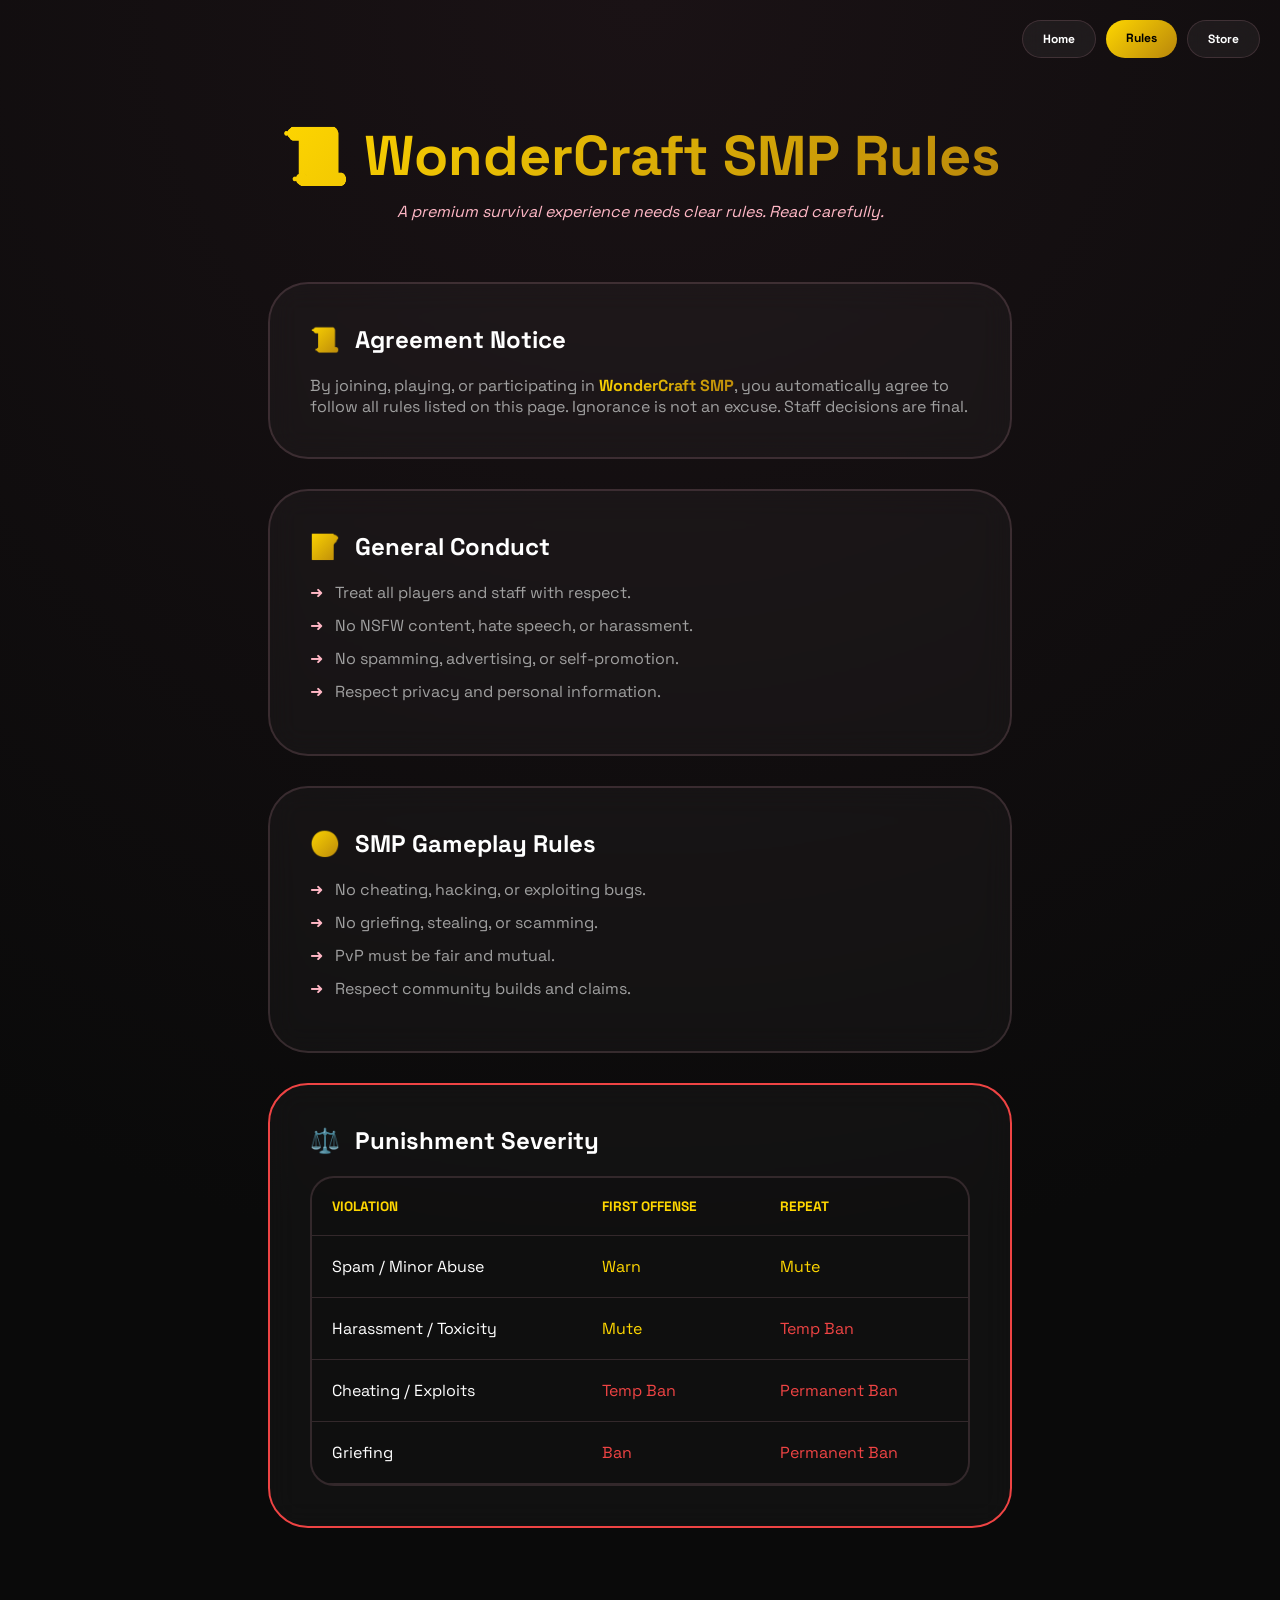
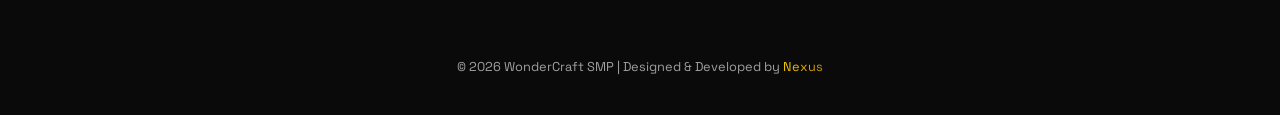
<file: rules.html>
<!DOCTYPE html>
<html lang="en">
<head>
    <meta charset="UTF-8">
    <meta name="viewport" content="width=device-width, initial-scale=1.0">
    <title>WonderCraft SMP • Official Rules</title>
    <link href="https://fonts.bunny.net/css?family=Space+Grotesk:wght@400;600;700;800&display=swap" rel="stylesheet">
    
    <style>
        /* --- 1. Your Core CSS Variables & Setup --- */
        :root {
          --bg: #0a0a0a;
          --bg-sakura: #1a1215;
          --sakura: #ffb7c5;
          --gold: #FFD700;
          --gold-dark: #B8860B;
          --glass: rgba(255, 255, 255, 0.05);
          --border: rgba(255, 183, 197, 0.15);
          --text: #ffffff;
          --muted: #a0a0a0;
          --king-red: #ef4444;
        }

        * { margin: 0; padding: 0; box-sizing: border-box; font-family: "Space Grotesk", sans-serif; }

        body {
          background-color: var(--bg);
          background-image: radial-gradient(circle at top, var(--bg-sakura) 0%, var(--bg) 70%);
          color: var(--text);
          overflow-x: hidden;
          min-height: 100vh;
        }

        /* --- 2. Animations (Sakura Petals) --- */
        .petal {
          position: fixed;
          top: -10%;
          background-color: var(--sakura);
          border-radius: 10px 0 10px 10px;
          opacity: 0.3;
          pointer-events: none;
          z-index: 1;
          animation: fall linear infinite;
        }

        @keyframes fall {
          0% { transform: translateY(0vh) rotate(0deg); opacity: 0.8; }
          100% { transform: translateY(100vh) rotate(360deg); opacity: 0; }
        }

        /* --- 3. Typography & Navigation --- */
        .gold-gradient {
          background: linear-gradient(135deg, var(--gold) 0%, var(--gold-dark) 100%);
          -webkit-background-clip: text;
          -webkit-text-fill-color: transparent;
        }

        .page-nav {
          position: fixed;
          top: 20px;
          right: 20px;
          display: flex;
          gap: 10px;
          z-index: 999;
        }

        .page-nav a {
          padding: 10px 20px;
          border-radius: 999px;
          text-decoration: none;
          font-weight: 700;
          color: var(--text);
          background: var(--glass);
          border: 1px solid var(--border);
          backdrop-filter: blur(10px);
          font-size: 0.75rem;
          transition: 0.3s;
        }

        .page-nav .active {
          background: linear-gradient(135deg, var(--gold), var(--gold-dark));
          color: #000;
          border: none;
        }

        /* --- 4. Content Containers (Shop Box Style) --- */
        section { padding: 120px 10% 60px; max-width: 1000px; margin: 0 auto; }
        
        .rule-container {
          background: rgba(255, 255, 255, 0.03);
          border: 2px solid var(--border);
          padding: 40px;
          border-radius: 2.5rem;
          backdrop-filter: blur(15px);
          margin-bottom: 30px;
          transition: 0.4s;
        }

        .rule-container:hover {
          border-color: var(--gold);
          transform: translateY(-5px);
          box-shadow: 0 15px 40px rgba(255, 215, 0, 0.1);
        }

        .rule-title {
            display: flex;
            align-items: center;
            gap: 15px;
            font-size: 1.5rem;
            margin-bottom: 20px;
            font-weight: 800;
        }

        ul { list-style: none; }
        li { 
            margin-bottom: 12px; 
            padding-left: 25px; 
            position: relative; 
            color: var(--muted);
        }
        li::before {
            content: "➜";
            position: absolute;
            left: 0;
            color: var(--sakura);
        }

        /* --- 5. Punishment Table (Matrix Style) --- */
        .comparison-wrapper {
          overflow-x: auto;
          border-radius: 24px;
          background: rgba(15, 15, 15, 0.5);
          border: 2px solid var(--border);
          margin-top: 20px;
        }

        table { width: 100%; border-collapse: collapse; text-align: left; }
        th, td { padding: 20px; border-bottom: 1px solid var(--border); }
        th { color: var(--gold); font-weight: 800; text-transform: uppercase; font-size: 0.85rem; }
        
        .text-king { color: var(--king-red); }
        .text-emperor { color: var(--gold); }

        footer { text-align: center; padding: 40px; color: var(--muted); font-size: 0.8rem; }
    </style>
</head>
<body>

   <nav class="page-nav">
    <a href="index.html">Home</a>
    <a href="rules.html" class="active">Rules</a>
    <a href="store.html">Store</a>
</nav>


    <section>
        <div style="text-align: center; margin-bottom: 60px;">
            <h1 class="gold-gradient" style="font-size: 3.5rem; font-weight: 900;">📜 WonderCraft SMP Rules</h1>
            <p style="color: var(--sakura); font-style: italic; margin-top: 10px;">A premium survival experience needs clear rules. Read carefully.</p>
        </div>

        <div class="rule-container">
            <div class="rule-title"><span class="gold-gradient">📜</span> Agreement Notice</div>
            <p style="color: var(--muted);">By joining, playing, or participating in <b class="gold-gradient">WonderCraft SMP</b>, you automatically agree to follow all rules listed on this page. Ignorance is not an excuse. Staff decisions are final.</p>
        </div>

        <div class="rule-container">
            <div class="rule-title"><span class="gold-gradient">📝</span> General Conduct</div>
            <ul>
                <li>Treat all players and staff with respect.</li>
                <li>No NSFW content, hate speech, or harassment.</li>
                <li>No spamming, advertising, or self-promotion.</li>
                <li>Respect privacy and personal information.</li>
            </ul>
        </div>

        <div class="rule-container">
            <div class="rule-title"><span class="gold-gradient">🌍</span> SMP Gameplay Rules</div>
            <ul>
                <li>No cheating, hacking, or exploiting bugs.</li>
                <li>No griefing, stealing, or scamming.</li>
                <li>PvP must be fair and mutual.</li>
                <li>Respect community builds and claims.</li>
            </ul>
        </div>

        <div class="rule-container" style="border-color: var(--king-red);">
            <div class="rule-title"><span class="text-king">⚖️</span> Punishment Severity</div>
            <div class="comparison-wrapper">
                <table>
                    <thead>
                        <tr>
                            <th>Violation</th>
                            <th>First Offense</th>
                            <th>Repeat</th>
                        </tr>
                    </thead>
                    <tbody>
                        <tr>
                            <td>Spam / Minor Abuse</td>
                            <td class="text-emperor">Warn</td>
                            <td class="text-emperor">Mute</td>
                        </tr>
                        <tr>
                            <td>Harassment / Toxicity</td>
                            <td class="text-emperor">Mute</td>
                            <td class="text-king">Temp Ban</td>
                        </tr>
                        <tr>
                            <td>Cheating / Exploits</td>
                            <td class="text-king">Temp Ban</td>
                            <td class="text-king">Permanent Ban</td>
                        </tr>
                        <tr>
                            <td>Griefing</td>
                            <td class="text-king">Ban</td>
                            <td class="text-king">Permanent Ban</td>
                        </tr>
                    </tbody>
                </table>
            </div>
        </div>
    </section>

    <footer>
        © 2026 WonderCraft SMP | Designed & Developed by <span class="gold-gradient">Nexus</span>
    </footer>

    <script>
        // Sakura Petal Logic
        function createPetal() {
            const petal = document.createElement('div');
            petal.classList.add('petal');
            petal.style.left = Math.random() * 100 + 'vw';
            petal.style.width = Math.random() * 10 + 5 + 'px';
            petal.style.height = petal.style.width;
            petal.style.animationDuration = Math.random() * 3 + 2 + 's';
            document.body.appendChild(petal);
            setTimeout(() => { petal.remove(); }, 5000);
        }
        setInterval(createPetal, 300);
    </script>
</body>
</html>
</file>
